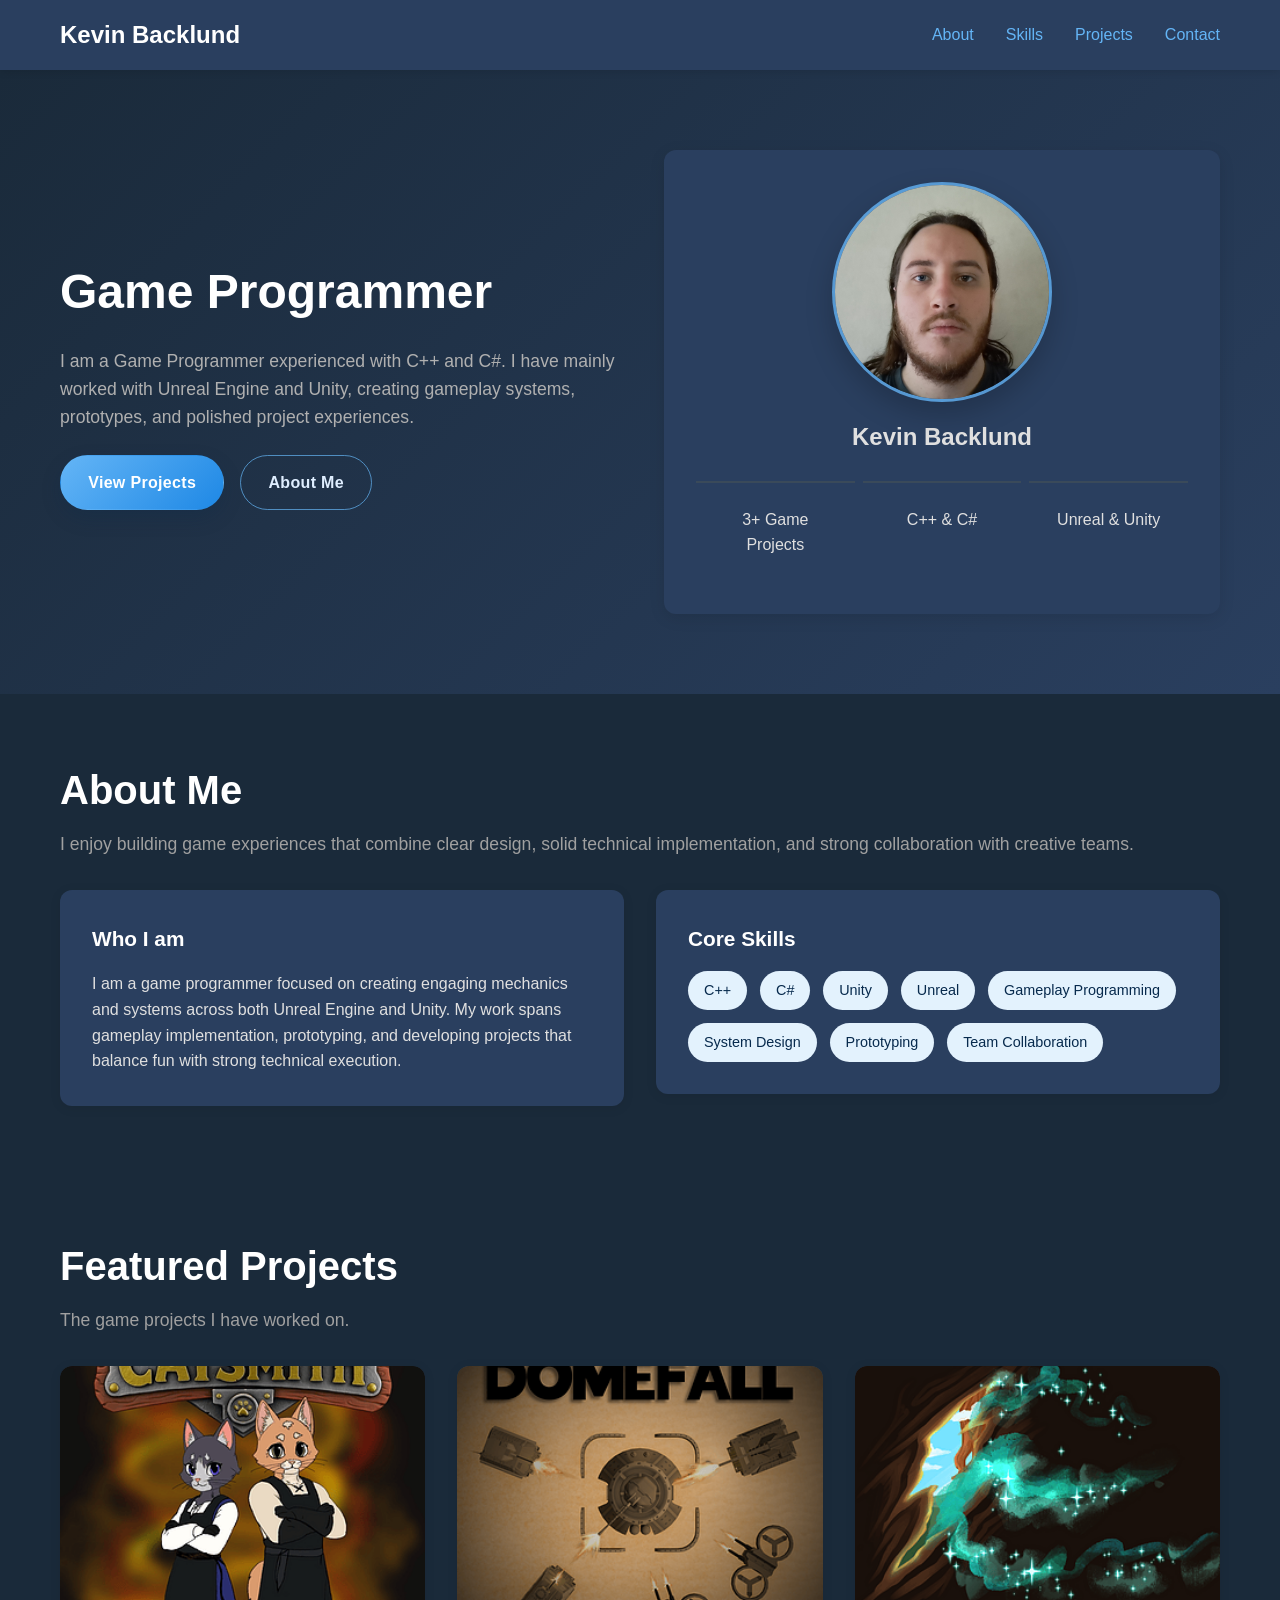
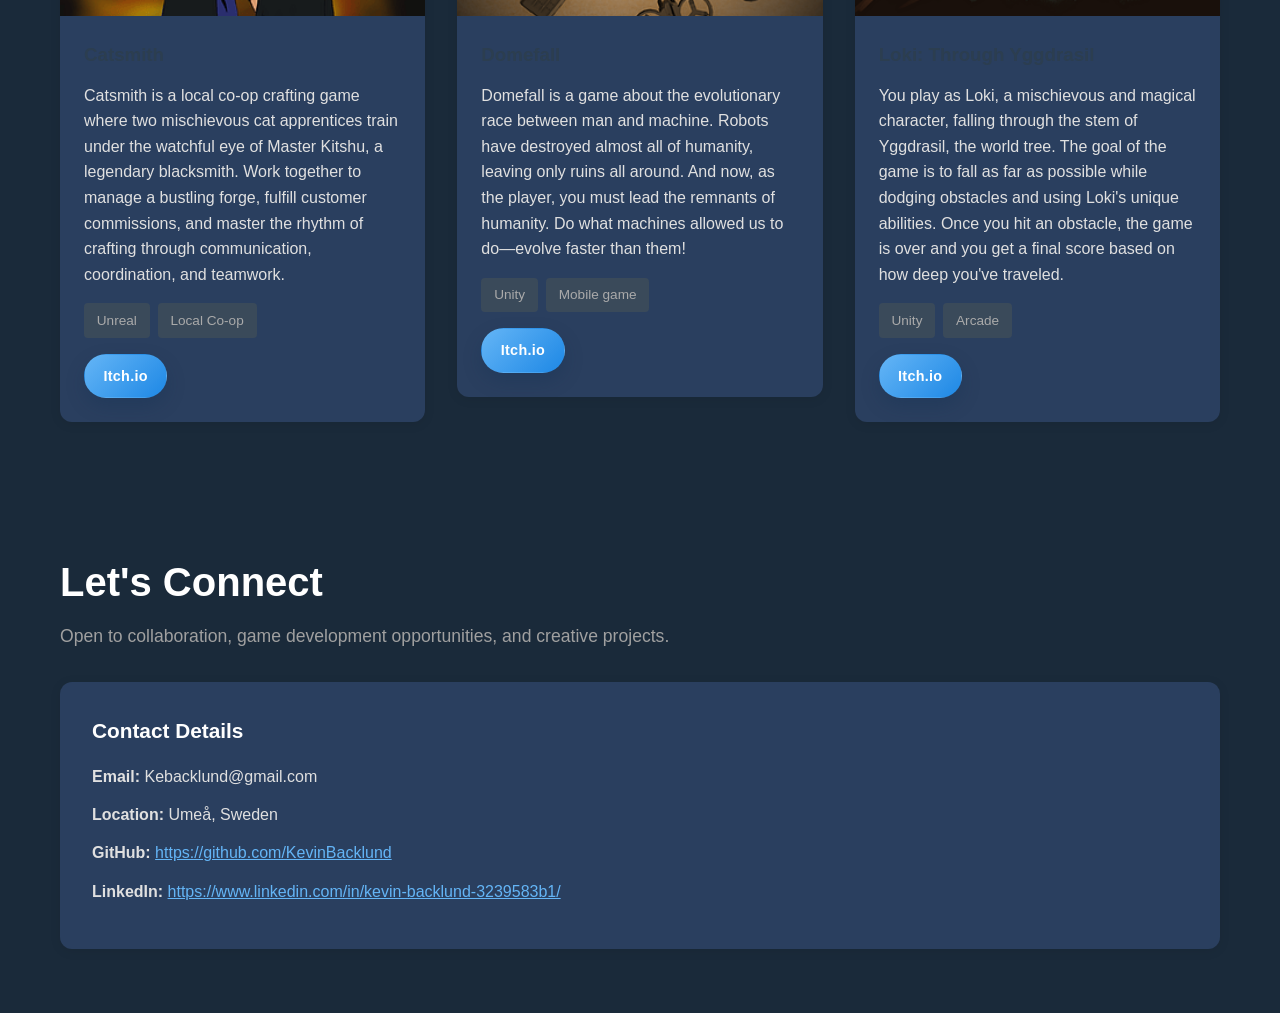
<file: Index.html>
<!DOCTYPE html>
<html lang="en">
  <head>
    <meta charset="UTF-8" />
    <meta name="viewport" content="width=device-width, initial-scale=1.0" />
    <title>Kevin Backlund | Portfolio</title>
    <link rel="stylesheet" href="Assets/styles.css" />
  </head>
  <body>
    <header>
      <div class="container">
        <nav>
          <a href="#home" class="brand">Kevin Backlund</a>
          <div class="nav-links">
            <a href="#about">About</a>
            <a href="#skills">Skills</a>
            <a href="#projects">Projects</a>
            <a href="#contact">Contact</a>
          </div>
        </nav>
      </div>
    </header>

    <main>
      <section class="hero" id="home">
        <div class="container hero-grid">
          <div>
            <h1>Game Programmer</h1>
            <p class="lead">
              I am a Game Programmer experienced with C++ and C#. I have mainly worked with Unreal Engine and Unity, creating gameplay systems, prototypes, and polished project experiences.
            </p>
            <div class="hero-actions">
              <a href="#projects" class="btn">View Projects</a>
              <a href="#about" class="secondary-btn">About Me</a>
            </div>
          </div>

          <div class="profile-card">
            <div class="profile-box">
              <div class="profile-photo-frame" aria-label="Professional portrait placeholder">
                <img
                  src="Assets/Personalphoto.jpg"
                  alt="Kevin Backlund portrait"
                  onerror="this.style.display='none'; this.parentElement.classList.add('photo-missing');"
                />
                <span class="photo-placeholder">Professional Photo</span>
              </div>
              <h2>Kevin Backlund</h2>
            </div>
            <div class="stat-grid">
              <div class="stat">3+ Game Projects</div>
              <div class="stat">C++ & C#</div>
              <div class="stat">Unreal 
                & Unity</div>
            </div>
          </div>
        </div>
      </section>

      <section id="about">
        <div class="container">
          <div class="section-title">About Me</div>
          <p class="section-subtitle">
            I enjoy building game experiences that combine clear design, solid technical implementation, and strong collaboration with creative teams.
          </p>

          <div class="about-grid">
            <div class="card">
              <h3>Who I am</h3>
              <p>
                I am a game programmer focused on creating engaging mechanics and systems across both Unreal Engine and Unity. My work spans gameplay implementation, prototyping, and developing projects that balance fun with strong technical execution.
              </p>
            </div>

            <div class="card" id="skills">
              <h3>Core Skills</h3>
              <div class="skills-wrap">
                <span class="skill">C++</span>
                <span class="skill">C#</span>
                <span class="skill">Unity</span>
                <span class="skill">Unreal</span>
                <span class="skill">Gameplay Programming</span>
                <span class="skill">System Design</span>
                <span class="skill">Prototyping</span>
                <span class="skill">Team Collaboration</span>
              </div>
            </div>
          </div>
        </div>
      </section>

      <section id="projects">
        <div class="container">
          <div class="section-title">Featured Projects</div>
          <p class="section-subtitle">
            The game projects I have worked on.
          </p>

          <div class="projects-grid">
            <article class="project-card" role="link" tabindex="0" aria-label="View details about Catsmith" onclick="window.location.href='Catsmith.html';" onkeydown="if (event.key === 'Enter' || event.key === ' ') { event.preventDefault(); window.location.href='Catsmith.html'; }">
              <div class="project-visual">
                <img src="Assets/Catsmith.png" alt="Catsmith project preview" onerror="this.style.display='none'; this.parentElement.classList.add('has-image'); this.parentElement.querySelector('.image-placeholder').style.display='flex';" />
                <div class="image-placeholder">Add Catsmith image</div>
              </div>
              <div class="project-content">
                <h3>Catsmith</h3>
                <p>
                  Catsmith is a local co-op crafting game where two mischievous cat apprentices train under the watchful eye of Master Kitshu, a legendary blacksmith. Work together to manage a bustling forge, fulfill customer commissions, and master the rhythm of crafting through communication, coordination, and teamwork.
                </p>
                <div class="tech">
                  <span class="tag">Unreal</span>
                  <span class="tag">Local Co-op</span>
                </div>
                <div class="project-links">
                  <a class="btn small-btn" href="https://futuregames.itch.io/catsmith" target="_blank" rel="noopener">Itch.io</a>
                </div>
              </div>
            </article>

            <article class="project-card" role="link" tabindex="0" aria-label="View details about Domefall" onclick="window.location.href='Domefall.html';" onkeydown="if (event.key === 'Enter' || event.key === ' ') { event.preventDefault(); window.location.href='Domefall.html'; }">
              <div class="project-visual">
                <img src="Assets/Domefall.png" alt="Domefall project preview" onerror="this.style.display='none'; this.parentElement.classList.add('has-image'); this.parentElement.querySelector('.image-placeholder').style.display='flex';" />
                <div class="image-placeholder">Add Domefall image</div>
              </div>
              <div class="project-content">
                <h3>Domefall</h3>
                <p>
                  Domefall is a game about the evolutionary race between man and machine. Robots have destroyed almost all of humanity, leaving only ruins all around. And now, as the player, you must lead the remnants of humanity. Do what machines allowed us to do—evolve faster than them!
                </p>
                <div class="tech">
                  <span class="tag">Unity</span>
                  <span class="tag">Mobile game</span>
                </div>
                <div class="project-links">
                  <a class="btn small-btn" href="https://futuregames.itch.io/domefall" target="_blank" rel="noopener">Itch.io</a>
                </div>
              </div>
            </article>

            <article class="project-card" role="link" tabindex="0" aria-label="View details about Loki: Through Yggdrasil" onclick="window.location.href='Loki.html';" onkeydown="if (event.key === 'Enter' || event.key === ' ') { event.preventDefault(); window.location.href='Loki.html'; }">
              <div class="project-visual">
                <img src="Assets/loki.png" alt="Loki Through Yggdrasil project preview" onerror="this.style.display='none'; this.parentElement.classList.add('has-image'); this.parentElement.querySelector('.image-placeholder').style.display='flex';" />
                <div class="image-placeholder">Add Loki image</div>
              </div>
              <div class="project-content">
                <h3>Loki: Through Yggdrasil</h3>
                <p>
                  You play as Loki, a mischievous and magical character, falling through the stem of Yggdrasil, the world tree. The goal of the game is to fall as far as possible while dodging obstacles and using Loki's unique abilities. Once you hit an obstacle, the game is over and you get a final score based on how deep you've traveled.
                </p>
                <div class="tech">
                  <span class="tag">Unity</span>
                  <span class="tag">Arcade</span>
                </div>
                <div class="project-links">
                  <a class="btn small-btn" href="https://futuregames.itch.io/loki-through-yggdrasil" target="_blank" rel="noopener">Itch.io</a>
                </div>
              </div>
            </article>
          </div>
        </div>
      </section>
 
      <section id="contact">
        <div class="container">
          <div class="section-title">Let's Connect</div>
          <p class="section-subtitle">
            Open to collaboration, game development opportunities, and creative projects.
          </p>

          <div class="contact-grid">
            <div class="card">
              <h3>Contact Details</h3>
              <ul class="contact-list">
                <li><strong>Email:</strong> Kebacklund@gmail.com</li>
                <li><strong>Location:</strong> Umeå, Sweden</li>
                <li><strong>GitHub:</strong> <a href="https://github.com/KevinBacklund" target="_blank" rel="noopener">https://github.com/KevinBacklund</a></li>
                <li><strong>LinkedIn:</strong> <a href="https://www.linkedin.com/in/kevin-backlund-3239583b1/" target="_blank" rel="noopener">https://www.linkedin.com/in/kevin-backlund-3239583b1/</a></li>
              </ul>
            </div>
          </div>
        </div>
      </section>
  </body>
</html>
</file>
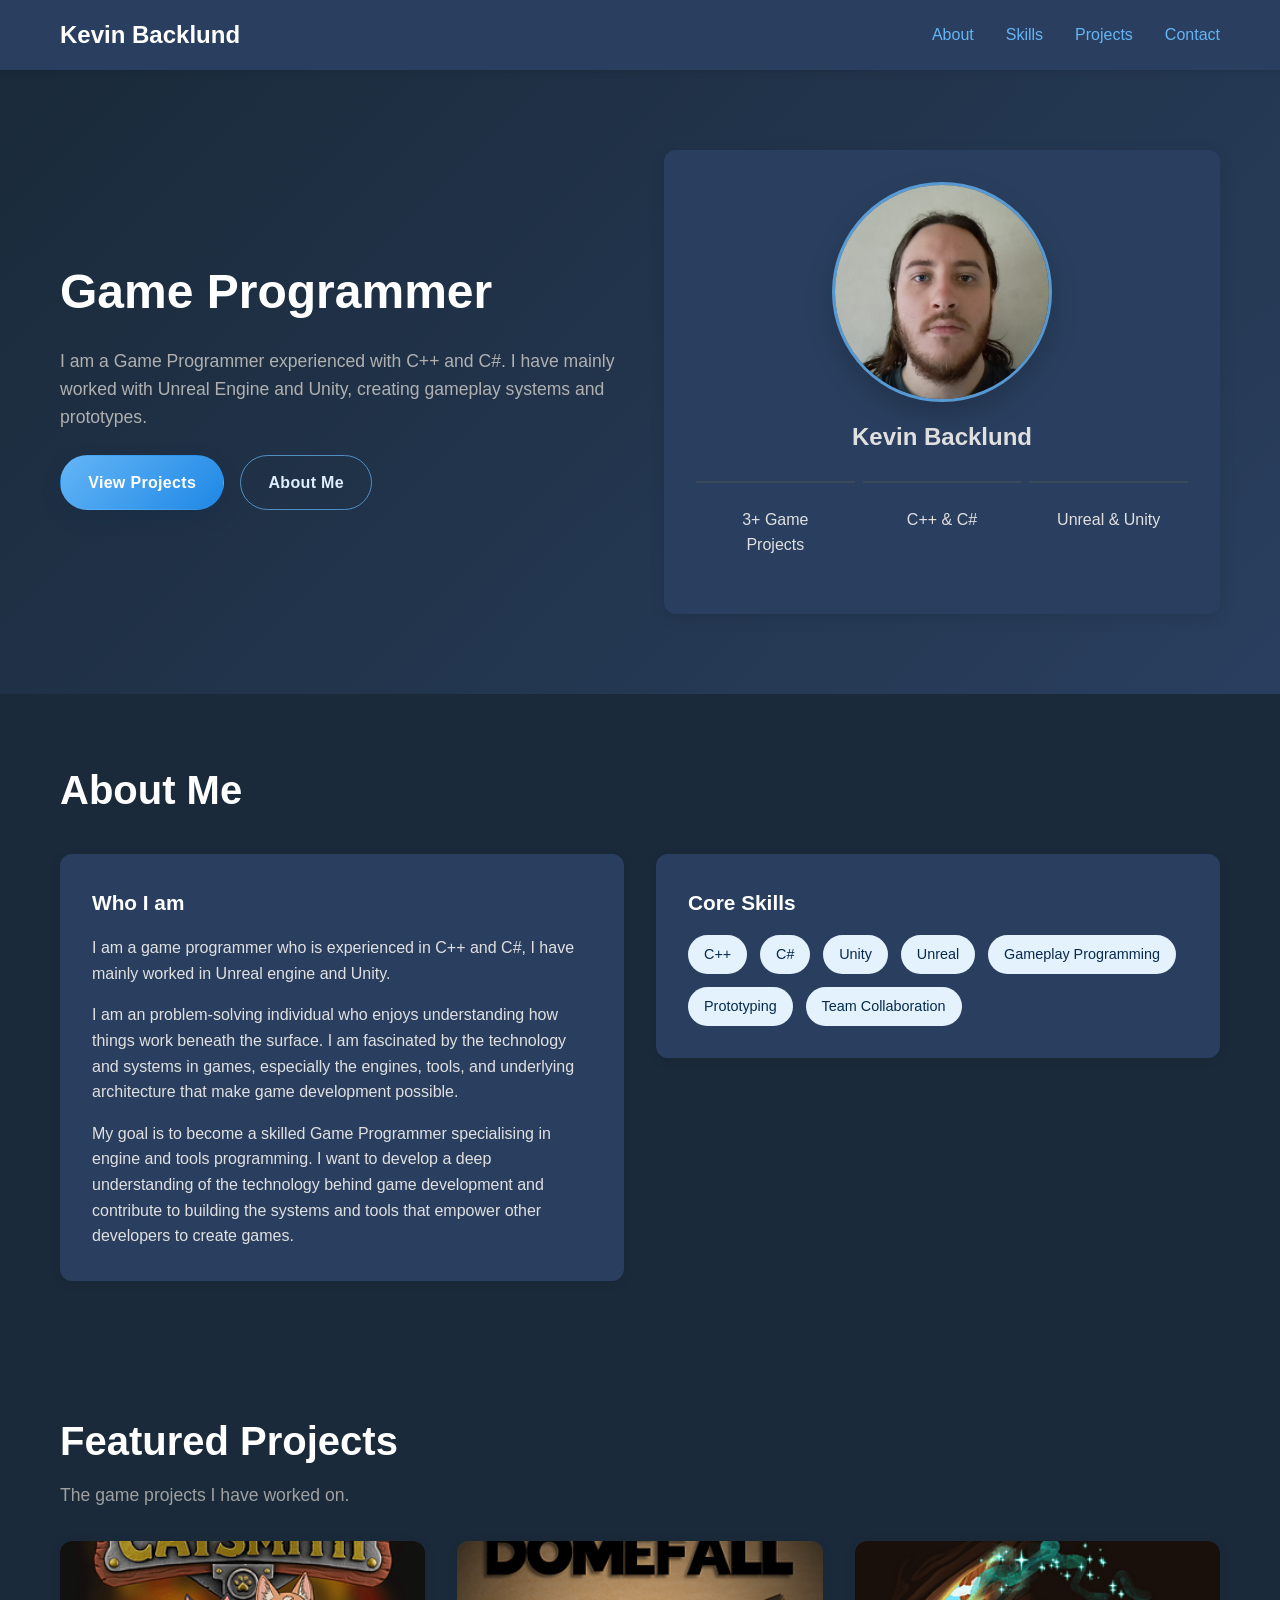
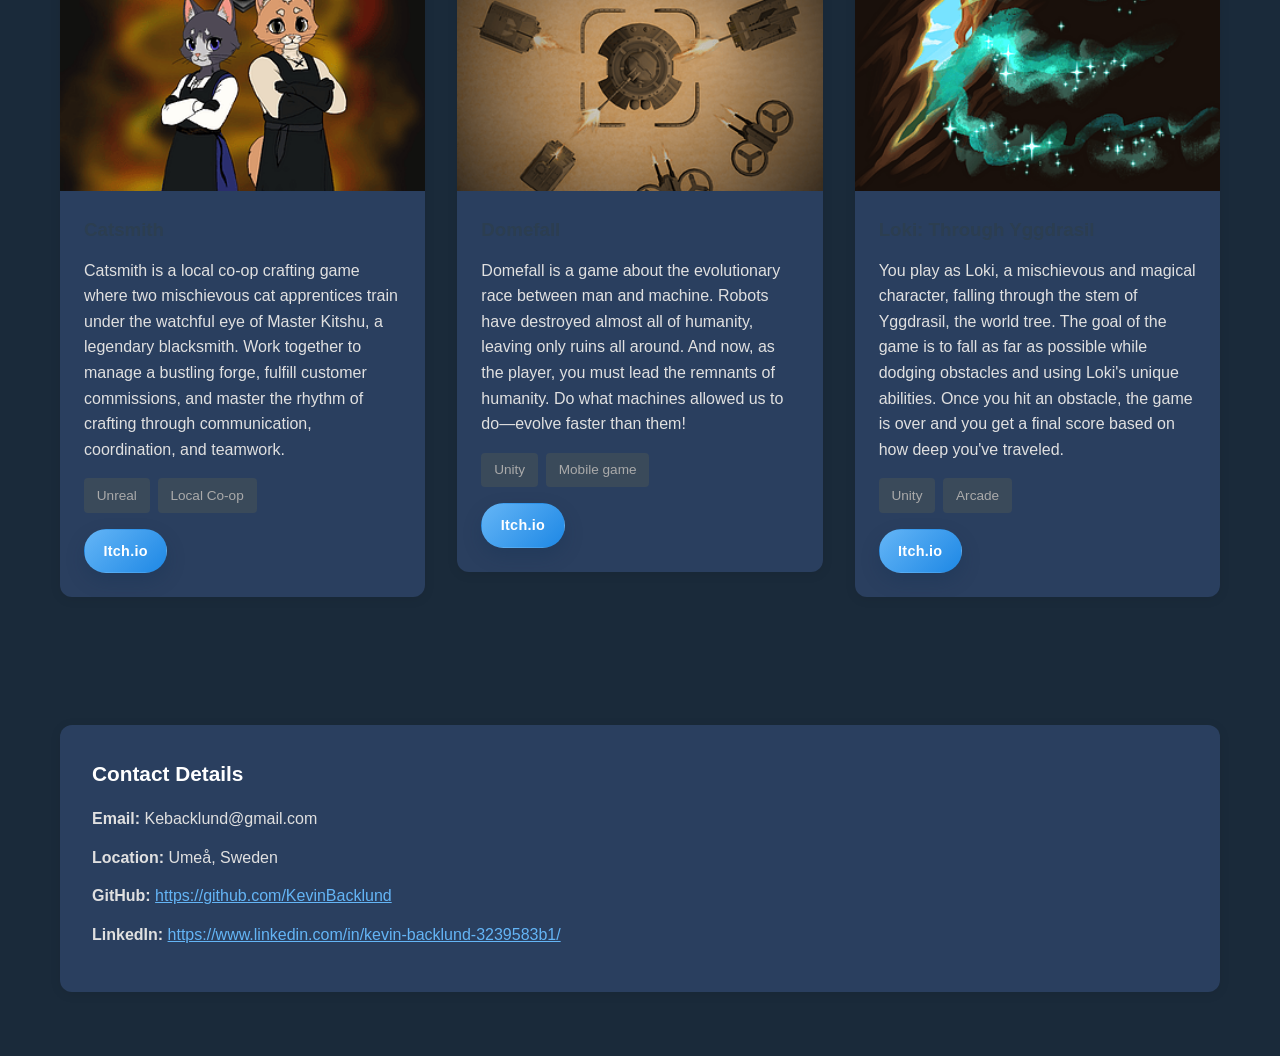
<file: index.html>
<!DOCTYPE html>
<html lang="en">
  <head>
    <meta charset="UTF-8" />
    <meta name="viewport" content="width=device-width, initial-scale=1.0" />
    <title>Kevin Backlund | Portfolio</title>
    <link rel="stylesheet" href="Assets/styles.css" />
  </head>
  <body>
    <header>
      <div class="container">
        <nav>
          <a href="#home" class="brand">Kevin Backlund</a>
          <div class="nav-links">
            <a href="#about">About</a>
            <a href="#skills">Skills</a>
            <a href="#projects">Projects</a>
            <a href="#contact">Contact</a>
          </div>
        </nav>
      </div>
    </header>

    <main>
      <section class="hero" id="home">
        <div class="container hero-grid">
          <div>
            <h1>Game Programmer</h1>
            <p class="lead">
              I am a Game Programmer experienced with C++ and C#. I have mainly worked with Unreal Engine and Unity, creating gameplay systems and prototypes.
            </p>
            <div class="hero-actions">
              <a href="#projects" class="btn">View Projects</a>
              <a href="#about" class="secondary-btn">About Me</a>
            </div>
          </div>

          <div class="profile-card">
            <div class="profile-box">
              <div class="profile-photo-frame" aria-label="Professional portrait placeholder">
                <img
                  src="Assets/Personalphoto.jpg"
                  alt="Kevin Backlund portrait"
                  onerror="this.style.display='none'; this.parentElement.classList.add('photo-missing');"
                />
                <span class="photo-placeholder">Professional Photo</span>
              </div>
              <h2>Kevin Backlund</h2>
            </div>
            <div class="stat-grid">
              <div class="stat">3+ Game Projects</div>
              <div class="stat">C++ & C#</div>
              <div class="stat">Unreal 
                & Unity</div>
            </div>
          </div>
        </div>
      </section>

      <section id="about">
        <div class="container">
          <div class="section-title">About Me</div>
          <div class="about-grid">
            <div class="card">
              <h3>Who I am</h3>
              <p>
                I am a game programmer who is experienced in C++ and C#, I have mainly worked in Unreal engine and Unity.
              </p>
              <p>
                I am an problem-solving individual who enjoys understanding how things work beneath the surface. I am fascinated by the technology and systems in games, especially the engines, tools, and underlying architecture that make game development possible.             
              </p>
              <p>
                My goal is to become a skilled Game Programmer specialising in engine and tools programming. I want to develop a deep understanding of the technology behind game development and contribute to building the systems and tools that empower other developers to create games.
              </p>
            </div>

            <div class="card" id="skills">
              <h3>Core Skills</h3>
              <div class="skills-wrap">
                <span class="skill">C++</span>
                <span class="skill">C#</span>
                <span class="skill">Unity</span>
                <span class="skill">Unreal</span>
                <span class="skill">Gameplay Programming</span>
                <span class="skill">Prototyping</span>
                <span class="skill">Team Collaboration</span>
              </div>
            </div>
          </div>
        </div>
      </section>

      <section id="projects">
        <div class="container">
          <div class="section-title">Featured Projects</div>
          <p class="section-subtitle">
            The game projects I have worked on.
          </p>

          <div class="projects-grid">
            <article class="project-card" role="link" tabindex="0" aria-label="View details about Catsmith" onclick="window.location.href='Catsmith.html';" onkeydown="if (event.key === 'Enter' || event.key === ' ') { event.preventDefault(); window.location.href='Catsmith.html'; }">
              <div class="project-visual">
                <img src="Assets/Catsmith.png" alt="Catsmith project preview" onerror="this.style.display='none'; this.parentElement.classList.add('has-image'); this.parentElement.querySelector('.image-placeholder').style.display='flex';" />
                <div class="image-placeholder">Add Catsmith image</div>
              </div>
              <div class="project-content">
                <h3>Catsmith</h3>
                <p>
                  Catsmith is a local co-op crafting game where two mischievous cat apprentices train under the watchful eye of Master Kitshu, a legendary blacksmith. Work together to manage a bustling forge, fulfill customer commissions, and master the rhythm of crafting through communication, coordination, and teamwork.
                </p>
                <div class="tech">
                  <span class="tag">Unreal</span>
                  <span class="tag">Local Co-op</span>
                </div>
                <div class="project-links">
                  <a class="btn small-btn" href="https://futuregames.itch.io/catsmith" target="_blank" rel="noopener" onclick="event.stopPropagation();">Itch.io</a>
                </div>
              </div>
            </article>

            <article class="project-card" role="link" tabindex="0" aria-label="View details about Domefall" onclick="window.location.href='Domefall.html';" onkeydown="if (event.key === 'Enter' || event.key === ' ') { event.preventDefault(); window.location.href='Domefall.html'; }">
              <div class="project-visual">
                <img src="Assets/Domefall.png" alt="Domefall project preview" onerror="this.style.display='none'; this.parentElement.classList.add('has-image'); this.parentElement.querySelector('.image-placeholder').style.display='flex';" />
                <div class="image-placeholder">Add Domefall image</div>
              </div>
              <div class="project-content">
                <h3>Domefall</h3>
                <p>
                  Domefall is a game about the evolutionary race between man and machine. Robots have destroyed almost all of humanity, leaving only ruins all around. And now, as the player, you must lead the remnants of humanity. Do what machines allowed us to do—evolve faster than them!
                </p>
                <div class="tech">
                  <span class="tag">Unity</span>
                  <span class="tag">Mobile game</span>
                </div>
                <div class="project-links">
                  <a class="btn small-btn" href="https://futuregames.itch.io/domefall" target="_blank" rel="noopener" onclick="event.stopPropagation();">Itch.io</a>
                </div>
              </div>
            </article>

            <article class="project-card" role="link" tabindex="0" aria-label="View details about Loki: Through Yggdrasil" onclick="window.location.href='Loki.html';" onkeydown="if (event.key === 'Enter' || event.key === ' ') { event.preventDefault(); window.location.href='Loki.html'; }">
              <div class="project-visual">
                <img src="Assets/loki.png" alt="Loki Through Yggdrasil project preview" onerror="this.style.display='none'; this.parentElement.classList.add('has-image'); this.parentElement.querySelector('.image-placeholder').style.display='flex';" />
                <div class="image-placeholder">Add Loki image</div>
              </div>
              <div class="project-content">
                <h3>Loki: Through Yggdrasil</h3>
                <p>
                  You play as Loki, a mischievous and magical character, falling through the stem of Yggdrasil, the world tree. The goal of the game is to fall as far as possible while dodging obstacles and using Loki's unique abilities. Once you hit an obstacle, the game is over and you get a final score based on how deep you've traveled.
                </p>
                <div class="tech">
                  <span class="tag">Unity</span>
                  <span class="tag">Arcade</span>
                </div>
                <div class="project-links">
                  <a class="btn small-btn" href="https://futuregames.itch.io/loki-through-yggdrasil" target="_blank" rel="noopener" onclick="event.stopPropagation();">Itch.io</a>
                </div>
              </div>
            </article>
          </div>
        </div>
      </section>
 
      <section id="contact">
        <div class="container">
          <div class="contact-grid">
            <div class="card">
              <h3>Contact Details</h3>
              <ul class="contact-list">
                <li><strong>Email:</strong> Kebacklund@gmail.com</li>
                <li><strong>Location:</strong> Umeå, Sweden</li>
                <li><strong>GitHub:</strong> <a href="https://github.com/KevinBacklund" target="_blank" rel="noopener">https://github.com/KevinBacklund</a></li>
                <li><strong>LinkedIn:</strong> <a href="https://www.linkedin.com/in/kevin-backlund-3239583b1/" target="_blank" rel="noopener">https://www.linkedin.com/in/kevin-backlund-3239583b1/</a></li>
              </ul>
            </div>
          </div>
        </div>
      </section>
  </body>
</html>
</file>
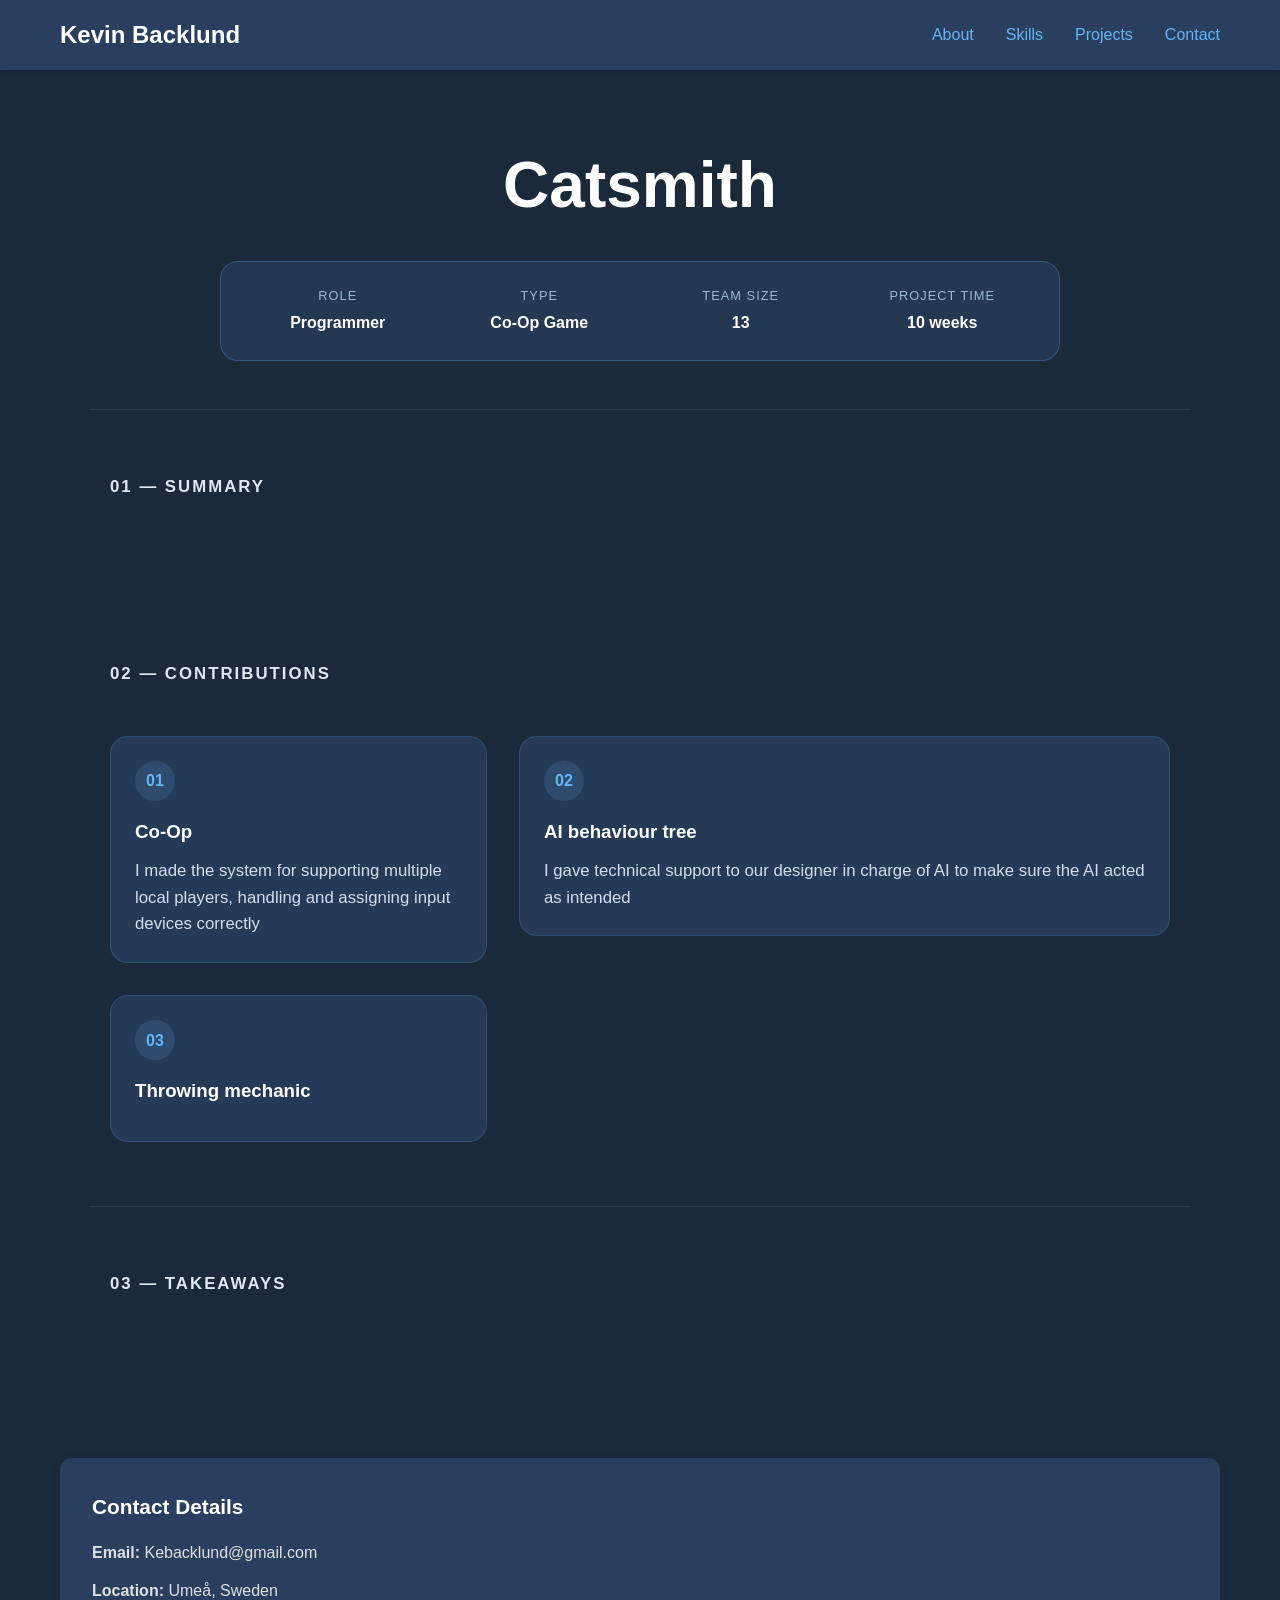
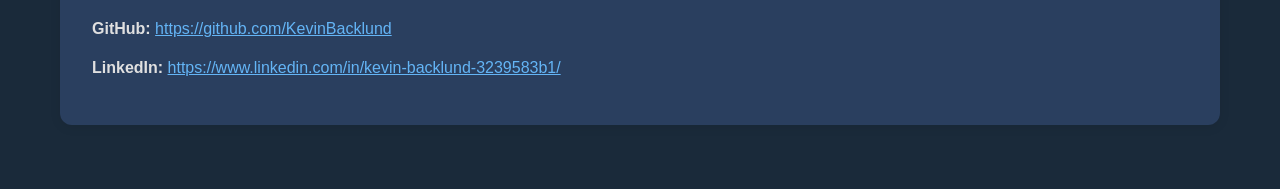
<file: Catsmith.html>
<!DOCTYPE html>
<html lang="en">
<head>
  <meta charset="UTF-8">
  <meta name="viewport" content="width=device-width, initial-scale=1.0">
  <title>Catsmith</title>
  <link rel="stylesheet" href="Assets/styles.css">
  <style>
    body {
      margin: 2,
    }
  </style>
</head>
<body>
  <header>
    <div class="container">
      <nav>
        <a href="index.html" class="brand">Kevin Backlund</a>
        <div class="nav-links">
          <a href="Index.html#about">About</a>
          <a href="Index.html#skills">Skills</a>
          <a href="Index.html#projects">Projects</a>
          <a href="#contact">Contact</a>
        </div>
      </nav>
    </div>
  </header>

  <main>
    <section class="project-hero">
      <h1>Catsmith</h1>
      <div class="project-meta">
        <div><span>Role</span><strong>Programmer</strong></div>
        <div><span>Type</span><strong>Co-Op Game</strong></div>
        <div><span>Team Size</span><strong>13</strong></div>
        <div><span>Project Time</span><strong>10 weeks</strong></div>
      </div>
    </section>

    <section class="project-section project-summary">
      <div>
        <p class="eyebrow">01 — Summary</p>
      </div>
      <div>
        <p></p>
        <p></p>
      </div>
    </section>

    <section class="project-section contributions">
      <p class="eyebrow">02 — Contributions</p>
      <div class="contributions-grid">
        <article><span>01</span><h3>Co-Op</h3><p>I made the system for supporting multiple local players, handling and assigning input devices correctly</p></article>
        <article><span>02</span><h3>AI behaviour tree</h3><p>I gave technical support to our designer in charge of AI to make sure the AI acted as intended</p></article>
        <article><span>03</span><h3>Throwing mechanic</h3><p></p></article>
      </div>
    </section>

    <section class="project-section outcome">
      <p class="eyebrow">03 — Takeaways</p>
      <p></p>
    </section>
  </main>

  <section id="contact">
    <div class="container">
      <div class="contact-grid">
        <div class="card">
          <h3>Contact Details</h3>
          <ul class="contact-list">
            <li><strong>Email:</strong> Kebacklund@gmail.com</li>
            <li><strong>Location:</strong> Umeå, Sweden</li>
            <li><strong>GitHub:</strong> <a href="https://github.com/KevinBacklund" target="_blank" rel="noopener">https://github.com/KevinBacklund</a></li>
            <li><strong>LinkedIn:</strong> <a href="https://www.linkedin.com/in/kevin-backlund-3239583b1/" target="_blank" rel="noopener">https://www.linkedin.com/in/kevin-backlund-3239583b1/</a></li>
          </ul>
        </div>
      </div>
    </div>
  </section>
</body>
</html>
</file>
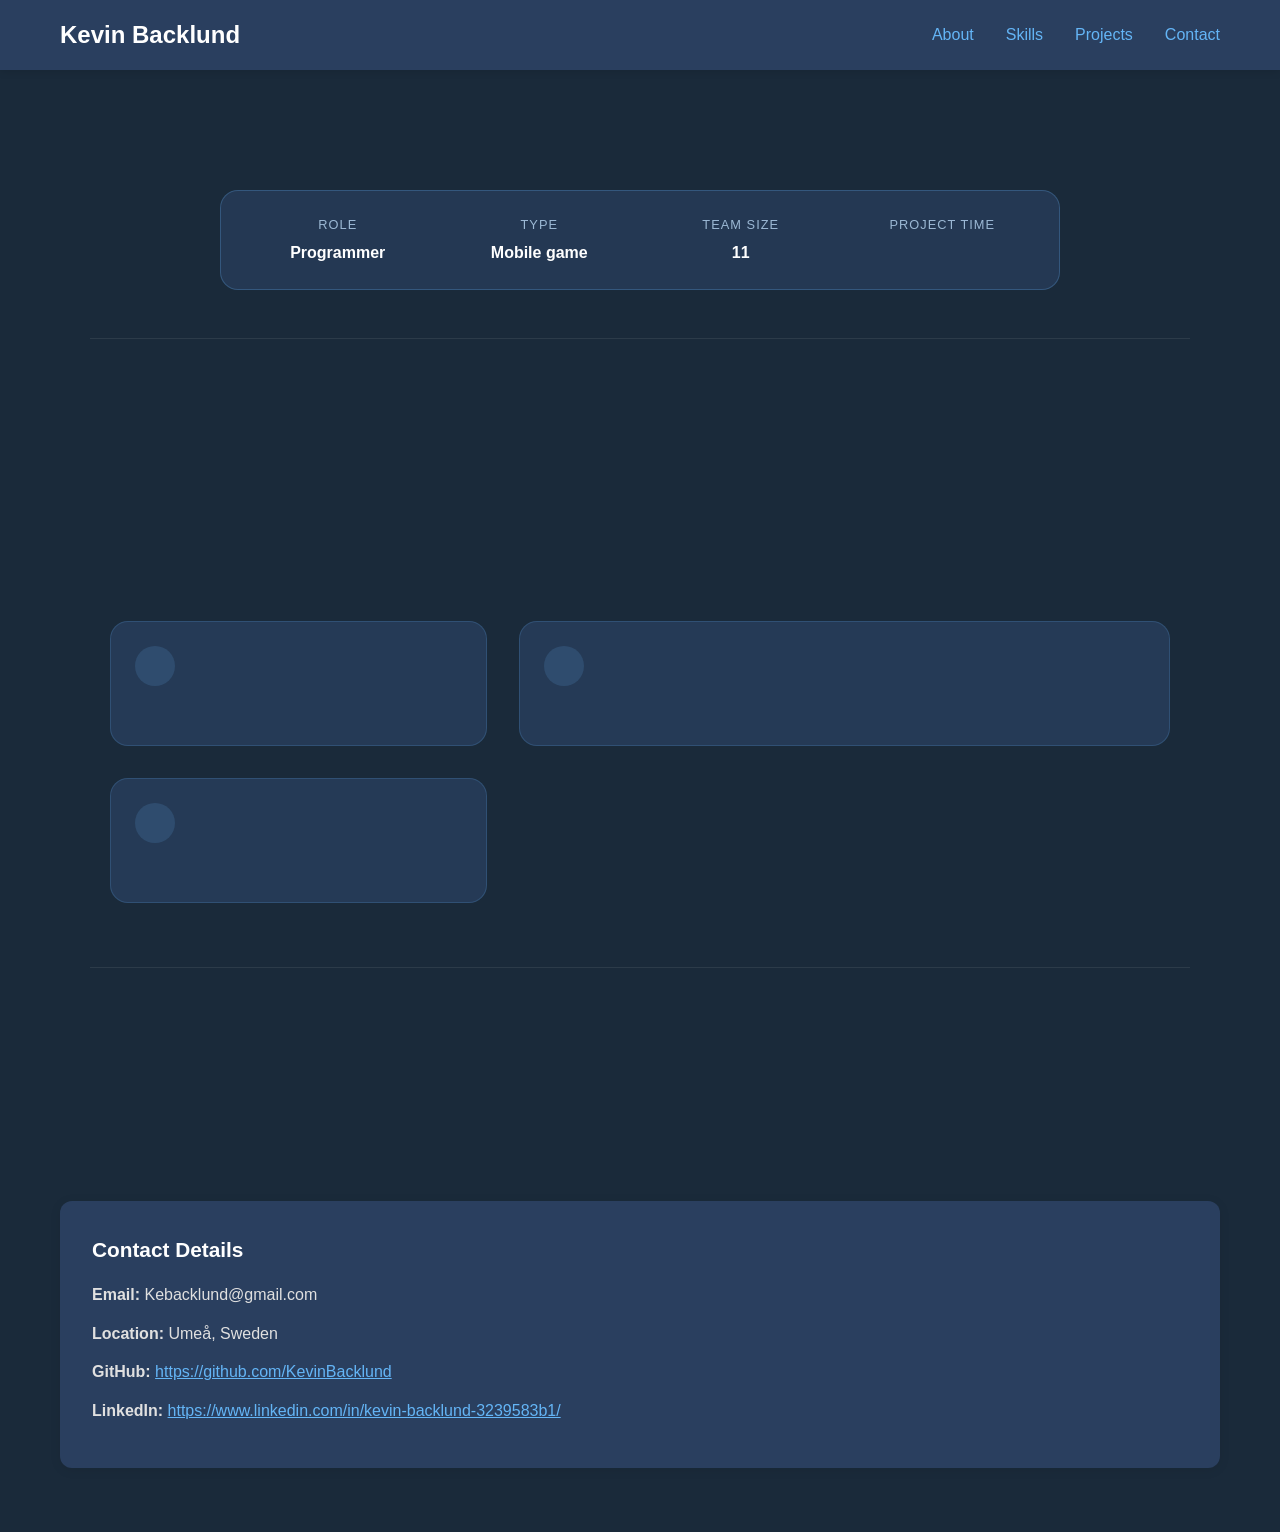
<file: Domefall.html>
<!DOCTYPE html>
<html lang="en">
<head>
  <meta charset="UTF-8">
  <meta name="viewport" content="width=device-width, initial-scale=1.0">
  <title>Domefall</title>
  <link rel="stylesheet" href="Assets/styles.css">
  <style>
    body {
      margin: 0;
    }
  </style>
</head>
<body>
  <header>
    <div class="container">
      <nav>
        <a href="index.html" class="brand">Kevin Backlund</a>
        <div class="nav-links">
          <a href="Index.html#about">About</a>
          <a href="Index.html#skills">Skills</a>
          <a href="Index.html#projects">Projects</a>
          <a href="#contact">Contact</a>
        </div>
      </nav>
    </div>
  </header>

  <main>
    <section class="project-hero">
      <h1></h1>
      <div class="project-meta">
        <div><span>Role</span><strong>Programmer</strong></div>
        <div><span>Type</span><strong>Mobile game</strong></div>
        <div><span>Team Size</span><strong>11</strong></div>
        <div><span>Project Time</span><strong></strong></div>
      </div>
    </section>

    <section class="project-section project-summary">
      <div>
        <p class="eyebrow"></p>
      </div>
      <div>
        <p></p>
        <p></p>
      </div>
    </section>

    <section class="project-section contributions">
      <p class="eyebrow"></p>
      <div class="contributions-grid">
        <article><span></span><h3></h3><p></p></article>
        <article><span></span><h3></h3><p></p></article>
        <article><span></span><h3></h3><p></p></article>
      </div>
    </section>

    <section class="project-section outcome">
      <p class="eyebrow"></p>
      <p></p>
    </section>
  </main>

  <section id="contact">
    <div class="container">

      <div class="contact-grid">
        <div class="card">
          <h3>Contact Details</h3>
          <ul class="contact-list">
            <li><strong>Email:</strong> Kebacklund@gmail.com</li>
            <li><strong>Location:</strong> Umeå, Sweden</li>
            <li><strong>GitHub:</strong> <a href="https://github.com/KevinBacklund" target="_blank" rel="noopener">https://github.com/KevinBacklund</a></li>
            <li><strong>LinkedIn:</strong> <a href="https://www.linkedin.com/in/kevin-backlund-3239583b1/" target="_blank" rel="noopener">https://www.linkedin.com/in/kevin-backlund-3239583b1/</a></li>
          </ul>
        </div>
      </div>
    </div>
  </section>
</body>
</html>
</file>
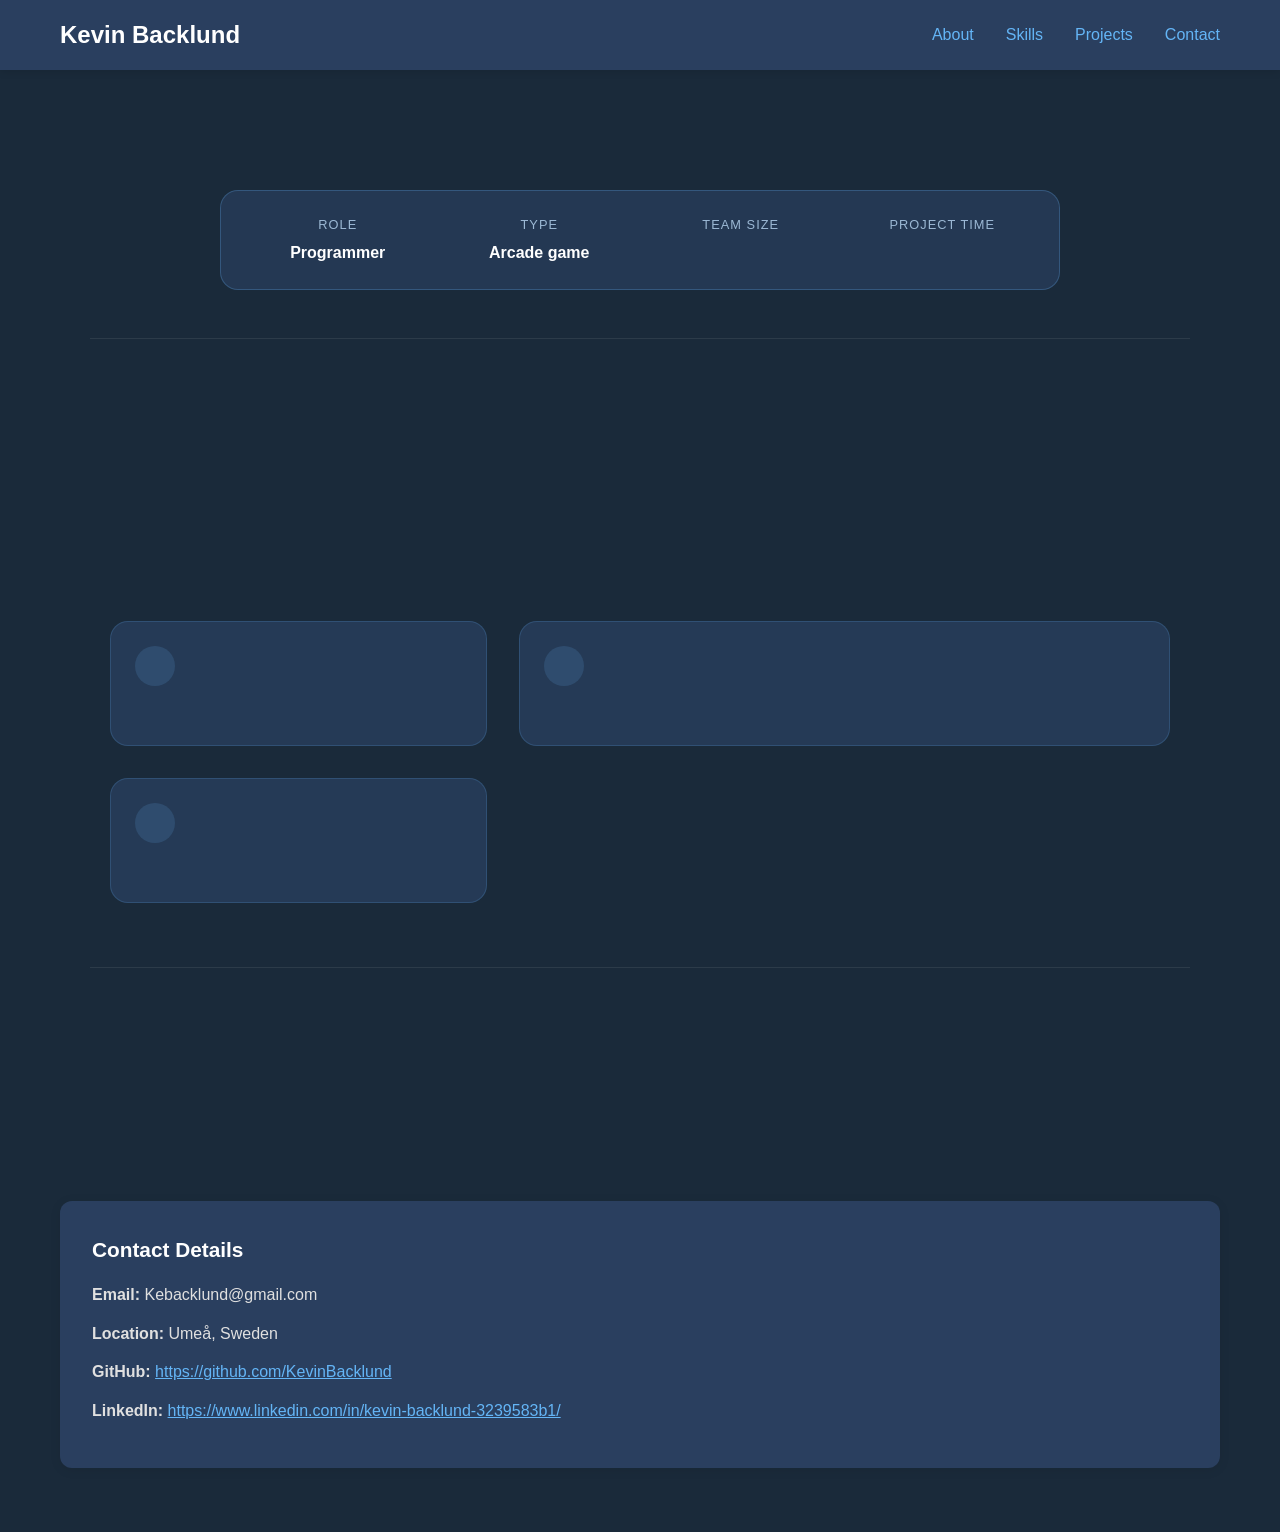
<file: Loki.html>
<!DOCTYPE html>
<html lang="en">
<head>
  <meta charset="UTF-8">
  <meta name="viewport" content="width=device-width, initial-scale=1.0">
  <title>Loki: Through Yggdrasil</title>
  <link rel="stylesheet" href="Assets/styles.css">
  <style>
    body {
      margin: 0;
    }
  </style>
</head>
<body>
  <header>
    <div class="container">
      <nav>
        <a href="index.html" class="brand">Kevin Backlund</a>
        <div class="nav-links">
          <a href="Index.html#about">About</a>
          <a href="Index.html#skills">Skills</a>
          <a href="Index.html#projects">Projects</a>
          <a href="#contact">Contact</a>
        </div>
      </nav>
    </div>
  </header>

  <main>
    <section class="project-hero">
      <h1></h1>
      <div class="project-meta">
        <div><span>Role</span><strong>Programmer</strong></div>
        <div><span>Type</span><strong>Arcade game</strong></div>
        <div><span>Team Size</span><strong></strong></div>
        <div><span>Project Time</span><strong></strong></div>
      </div>
    </section>

    <section class="project-section project-summary">
      <div>
        <p class="eyebrow"></p>
      </div>
      <div>
        <p></p>
        <p></p>
      </div>
    </section>

    <section class="project-section contributions">
      <p class="eyebrow"></p>
      <div class="contributions-grid">
        <article><span></span><h3></h3><p></p></article>
        <article><span></span><h3></h3><p></p></article>
        <article><span></span><h3></h3><p></p></article>
      </div>
    </section>

    <section class="project-section outcome">
      <p class="eyebrow"></p>
      <p></p>
    </section>
  </main>

  <section id="contact">
    <div class="container">

      <div class="contact-grid">
        <div class="card">
          <h3>Contact Details</h3>
          <ul class="contact-list">
            <li><strong>Email:</strong> Kebacklund@gmail.com</li>
            <li><strong>Location:</strong> Umeå, Sweden</li>
            <li><strong>GitHub:</strong> <a href="https://github.com/KevinBacklund" target="_blank" rel="noopener">https://github.com/KevinBacklund</a></li>
            <li><strong>LinkedIn:</strong> <a href="https://www.linkedin.com/in/kevin-backlund-3239583b1/" target="_blank" rel="noopener">https://www.linkedin.com/in/kevin-backlund-3239583b1/</a></li>
          </ul>
        </div>
      </div>
    </div>
  </section>
</body>
</html>
</file>
<file: Assets/styles.css>
* {
  margin: 0;
  padding: 0;
  box-sizing: border-box;
}

:root {
  --primary-color: #072a4d;
  --secondary-color: #06203a;
  --text-dark: #2c3e50;
  --text-light: #555555;
  --bg-light: #2a3f5f;
  --bg: #1a2a3a;
  --border-color: #3a4a5a;
}

body {
  font-family: -apple-system, BlinkMacSystemFont, 'Segoe UI', Roboto, 'Helvetica Neue', Arial, sans-serif;
  line-height: 1.6;
  color: #e0e0e0;
  background-color: #1a2a3a;
}

/* Header & Navigation */
header {
  background-color: #2a3f5f;
  box-shadow: 0 2px 8px rgba(0, 0, 0, 0.1);
  position: sticky;
  top: 0;
  z-index: 100;
}

.container {
  max-width: 1200px;
  margin: 0 auto;
  padding: 0 20px;
}

nav {
  display: flex;
  justify-content: space-between;
  align-items: center;
  padding: 1rem 0;
}

.brand {
  font-weight: 700;
  font-size: 1.5rem;
  color: #ffffff;
  text-decoration: none;
}

.nav-links {
  display: flex;
  gap: 2rem;
}

.nav-links a {
  text-decoration: none;
  color: #64b5f6;
  font-weight: 500;
  transition: color 0.3s, text-decoration 0.3s;
}

.nav-links a:hover {
  color: #ffffff;
  text-decoration: underline;
}

/* Hero Section */
.hero {
  padding: 5rem 0;
  background: linear-gradient(135deg, #1a2a3a 0%, #2a3f5f 100%);
}

.hero-grid {
  display: grid;
  grid-template-columns: 1fr 1fr;
  gap: 3rem;
  align-items: center;
}

.hero h1 {
  font-size: 3rem;
  margin-bottom: 1rem;
  color: #ffffff;
}

.lead {
  font-size: 1.1rem;
  color: #b0b0b0;
  margin-bottom: 1.5rem;
}

.hero-actions {
  display: flex;
  gap: 1rem;
  flex-wrap: wrap;
}

.btn,
.secondary-btn {
  display: inline-flex;
  align-items: center;
  justify-content: center;
  padding: 0.85rem 1.7rem;
  font-weight: 700;
  text-decoration: none;
  border-radius: 999px;
  transition: all 0.25s ease;
  cursor: pointer;
  letter-spacing: 0.02em;
  border: 1px solid transparent;
  box-shadow: 0 8px 20px rgba(7, 42, 77, 0.2);
}

.btn {
  background: linear-gradient(135deg, #64b5f6 0%, #1e88e5 100%);
  color: #ffffff;
}

.btn:hover {
  background: linear-gradient(135deg, #7ec6ff 0%, #2f8fe7 100%);
  transform: translateY(-2px);
  box-shadow: 0 12px 26px rgba(30, 136, 229, 0.28);
}

.btn:active {
  transform: translateY(0);
  box-shadow: 0 6px 16px rgba(30, 136, 229, 0.2);
}

.btn:focus-visible,
.secondary-btn:focus-visible {
  outline: 3px solid rgba(100, 181, 246, 0.5);
  outline-offset: 3px;
}

.secondary-btn {
  background: transparent;
  color: #dfeeff;
  border-color: rgba(100, 181, 246, 0.7);
  box-shadow: none;
}

.secondary-btn:hover {
  background: rgba(100, 181, 246, 0.12);
  border-color: rgba(100, 181, 246, 1);
  color: #ffffff;
  transform: translateY(-2px);
}

.secondary-btn:active {
  transform: translateY(0);
}

/* Profile Card */
.profile-card {
  background: #2a3f5f;
  padding: 2rem;
  border-radius: 12px;
  box-shadow: 0 4px 16px rgba(0, 0, 0, 0.1);
}

.profile-box {
  text-align: center;
  margin-bottom: 1.5rem;
}

.profile-photo-frame {
  position: relative;
  width: 220px;
  height: 220px;
  margin: 0 auto 1rem;
  border-radius: 50%;
  overflow: hidden;
  border: 3px solid rgba(100, 181, 246, 0.75);
  background: linear-gradient(135deg, rgba(100, 181, 246, 0.2), rgba(42, 63, 95, 0.9));
  box-shadow: 0 12px 28px rgba(0, 0, 0, 0.2);
}

.profile-photo-frame img {
  display: block;
  width: 100%;
  height: 100%;
  object-fit: cover;
}

.profile-photo-frame .photo-placeholder {
  display: none;
  width: 100%;
  height: 100%;
  align-items: center;
  justify-content: center;
  padding: 1rem;
  text-align: center;
  color: #dfeeff;
  font-size: 0.95rem;
  font-weight: 600;
  letter-spacing: 0.04em;
  text-transform: uppercase;
}

.profile-photo-frame.photo-missing img {
  display: none;
}

.profile-photo-frame.photo-missing .photo-placeholder {
  display: flex;
}

.avatar {
  width: 80px;
  height: 80px;
  background: var(--primary-color);
  color: var(--white);
  border-radius: 50%;
  display: flex;
  align-items: center;
  justify-content: center;
  font-size: 2rem;
  font-weight: 700;
  margin: 0 auto 1rem;
}

.stat-grid {
  display: grid;
  grid-template-columns: repeat(3, 1fr);
  gap: 0.5rem;
  text-align: center;
}

.stat {
  padding: 1.5rem 1rem;
  border-top: 2px solid var(--border-color);
}

.stat strong {
  color: var(--primary-color);
  display: block;
  margin-bottom: 0.5rem;
}

/* Section Styles */
section {
  padding: 4rem 0;
}

.section-title {
  font-size: 2.5rem;
  font-weight: 700;
  color: #ffffff;
  margin-bottom: 0.5rem;
}

.section-subtitle {
  font-size: 1.1rem;
  color: #a0a0a0;
  margin-bottom: 2rem;
}

/* About & Projects Grid */
.about-grid,
.projects-grid {
  display: grid;
  grid-template-columns: repeat(auto-fit, minmax(300px, 1fr));
  gap: 2rem;
  margin-top: 2rem;
  align-items: start;
}

.card {
  background: #2a3f5f;
  padding: 2rem;
  border-radius: 12px;
  box-shadow: 0 2px 12px rgba(0, 0, 0, 0.08);
}

.card h3 {
  color: #ffffff;
  margin-bottom: 1rem;
  font-size: 1.3rem;
}

.about-grid .card p + p {
  margin-top: 1rem;
}

.skills-wrap {
  display: flex;
  flex-wrap: wrap;
  gap: 0.8rem;
}

.skill {
  background: #e3f2fd;
  color: var(--primary-color);
  padding: 0.5rem 1rem;
  border-radius: 20px;
  font-size: 0.9rem;
  font-weight: 500;
}

/* Projects Grid */
.project-card {
  background: #2a3f5f;
  border-radius: 12px;
  overflow: hidden;
  box-shadow: 0 2px 12px rgba(0, 0, 0, 0.08);
  transition: transform 0.3s;
}

.project-card:hover {
  transform: translateY(-4px);
  box-shadow: 0 8px 24px rgba(0, 0, 0, 0.15);
}

.project-visual {
  height: 250px;
  background: #3a4a5a;
  display: flex;
  align-items: center;
  justify-content: center;
  overflow: hidden;
}

.project-visual img {
  width: 100%;
  height: 100%;
  object-fit: cover;
}

.image-placeholder {
  display: none;
  color: #999;
  font-size: 1rem;
}

.project-content {
  padding: 1.5rem;
}

.project-content h3 {
  color: var(--text-dark);
  margin-bottom: 0.8rem;
}

.tech {
  display: flex;
  gap: 0.5rem;
  margin: 1rem 0;
}

.tag {
  background: #3a4a5a;
  color: #aaa;
  padding: 0.4rem 0.8rem;
  border-radius: 4px;
  font-size: 0.85rem;
}

.small-btn {
  padding: 0.6rem 1.15rem;
  font-size: 0.9rem;
  border-radius: 999px;
}

/* Contact Section */
.contact-list {
  list-style: none;
}

.contact-list li {
  margin: 0.8rem 0;
}

.contact-list a {
  color: #64b5f6;
  text-decoration: underline;
  font-weight: 500;
}

.contact-list a:hover {
  color: #ffffff;
  text-decoration: underline;
}

/* Contact Form */
.contact-form {
  max-width: 600px;
  margin: 0 auto;
}

.form-group {
  margin-bottom: 1.5rem;
}

.form-group label {
  display: block;
  margin-bottom: 0.5rem;
  font-weight: 600;
}

.form-group input,
.form-group textarea {
  width: 100%;
  padding: 0.75rem;
  border: 1px solid var(--border-color);
  border-radius: 0.5rem;
  font-family: inherit;
  font-size: 1rem;
}

.form-group textarea {
  resize: vertical;
  min-height: 150px;
}

/* Footer */
footer {
  background-color: var(--text-dark);
  color: var(--white);
  text-align: center;
  padding: 2rem;
  margin-top: 4rem;
}

footer a {
  color: #64b5f6;
  text-decoration: underline;
  font-weight: 500;
  transition: color 0.3s;
}

footer a:hover {
  color: #ffffff;
}

/* Project Page Styles */
.project-hero {
  max-width: 1100px;
  margin: 0 auto;
  padding: 5rem 1.25rem 3rem;
  text-align: center;
}

.eyebrow {
  display: inline-block;
  margin-bottom: 1rem;
  color: #64b5f6;
  font-size: 0.82rem;
  font-weight: 700;
  letter-spacing: 0.12em;
  text-transform: uppercase;
}

.project-hero h1 {
  color: #ffffff;
  font-size: clamp(2.5rem, 5vw, 4.5rem);
  line-height: 1.1;
  margin-bottom: 1rem;
}

.intro {
  max-width: 760px;
  margin: 0 auto;
  font-size: 1.2rem;
  color: #d5dce5;
}

.project-meta {
  display: grid;
  grid-template-columns: repeat(4, minmax(180px, 1fr));
  gap: 1rem;
  max-width: 840px;
  margin: 2.5rem auto 0;
  padding: 1.5rem;
  border: 1px solid rgba(100, 181, 246, 0.25);
  border-radius: 18px;
  background: rgba(42, 63, 95, 0.7);
}

.project-meta div {
  display: flex;
  flex-direction: column;
  gap: 0.25rem;
}

.project-meta span {
  color: #9bb8d4;
  font-size: 0.8rem;
  text-transform: uppercase;
  letter-spacing: 0.08em;
}

.project-meta strong {
  color: #ffffff;
  font-size: 1rem;
}

.project-section {
  max-width: 1100px;
  margin: 0 auto;
  padding: 4rem 1.25rem;
}

.project-summary,
.process,
.outcome {
  border-top: 1px solid rgba(255, 255, 255, 0.08);
}

.project-section > div {
  display: grid;
  grid-template-columns: 1.1fr 1.9fr;
  gap: 2rem;
  align-items: start;
}

.project-section h2 {
  color: #ffffff;
  font-size: clamp(1.8rem, 3vw, 2.7rem);
  line-height: 1.2;
  margin-bottom: 1rem;
}

.project-section p {
  color: #dfe8f3;
  font-size: 1.05rem;
  margin-bottom: 1rem;
}

.project-section .split-content {
  display: grid;
  grid-template-columns: 1.1fr 1.9fr;
  gap: 2rem;
  align-items: start;
}

.feature-list {
  list-style: none;
  margin-top: 2rem;
  display: grid;
  grid-template-columns: repeat(3, minmax(0, 1fr));
  gap: 1rem;
}

.feature-list li {
  background: rgba(42, 63, 95, 0.8);
  border: 1px solid rgba(100, 181, 246, 0.22);
  border-radius: 16px;
  padding: 1.5rem;
  display: flex;
  flex-direction: column;
  gap: 0.6rem;
}

.feature-list strong {
  color: #ffffff;
  font-size: 1.1rem;
}

.feature-list span {
  color: #bfcedd;
  line-height: 1.6;
}

.contributions-grid {
  display: grid;
  grid-template-columns: repeat(3, minmax(0, 1fr));
  gap: 1.25rem;
  margin-top: 2rem;
}

.contributions-grid article {
  background: rgba(42, 63, 95, 0.78);
  border: 1px solid rgba(100, 181, 246, 0.18);
  border-radius: 18px;
  padding: 1.5rem;
}

.contributions-grid span {
  display: inline-flex;
  align-items: center;
  justify-content: center;
  width: 2.5rem;
  height: 2.5rem;
  border-radius: 50%;
  background: rgba(100, 181, 246, 0.15);
  color: #64b5f6;
  font-weight: 700;
  margin-bottom: 1rem;
}

.contributions-grid h3 {
  color: #ffffff;
  margin-bottom: 0.7rem;
}

.contributions-grid p {
  margin: 0;
  color: #d5dded;
}

/* Responsive Design */
@media (max-width: 768px) {
  .hero-grid {
    grid-template-columns: 1fr;
  }

  .nav-links {
    gap: 1rem;
  }

  .hero h1 {
    font-size: 2rem;
  }

  .section-title {
    font-size: 2rem;
  }

  .projects-grid {
    grid-template-columns: 1fr;
  }

  .project-meta,
  .project-section > div,
  .project-section .split-content,
  .feature-list,
  .process-grid {
    grid-template-columns: 1fr;
  }

  .project-hero {
    padding-top: 4rem;
  }
}
</file>
